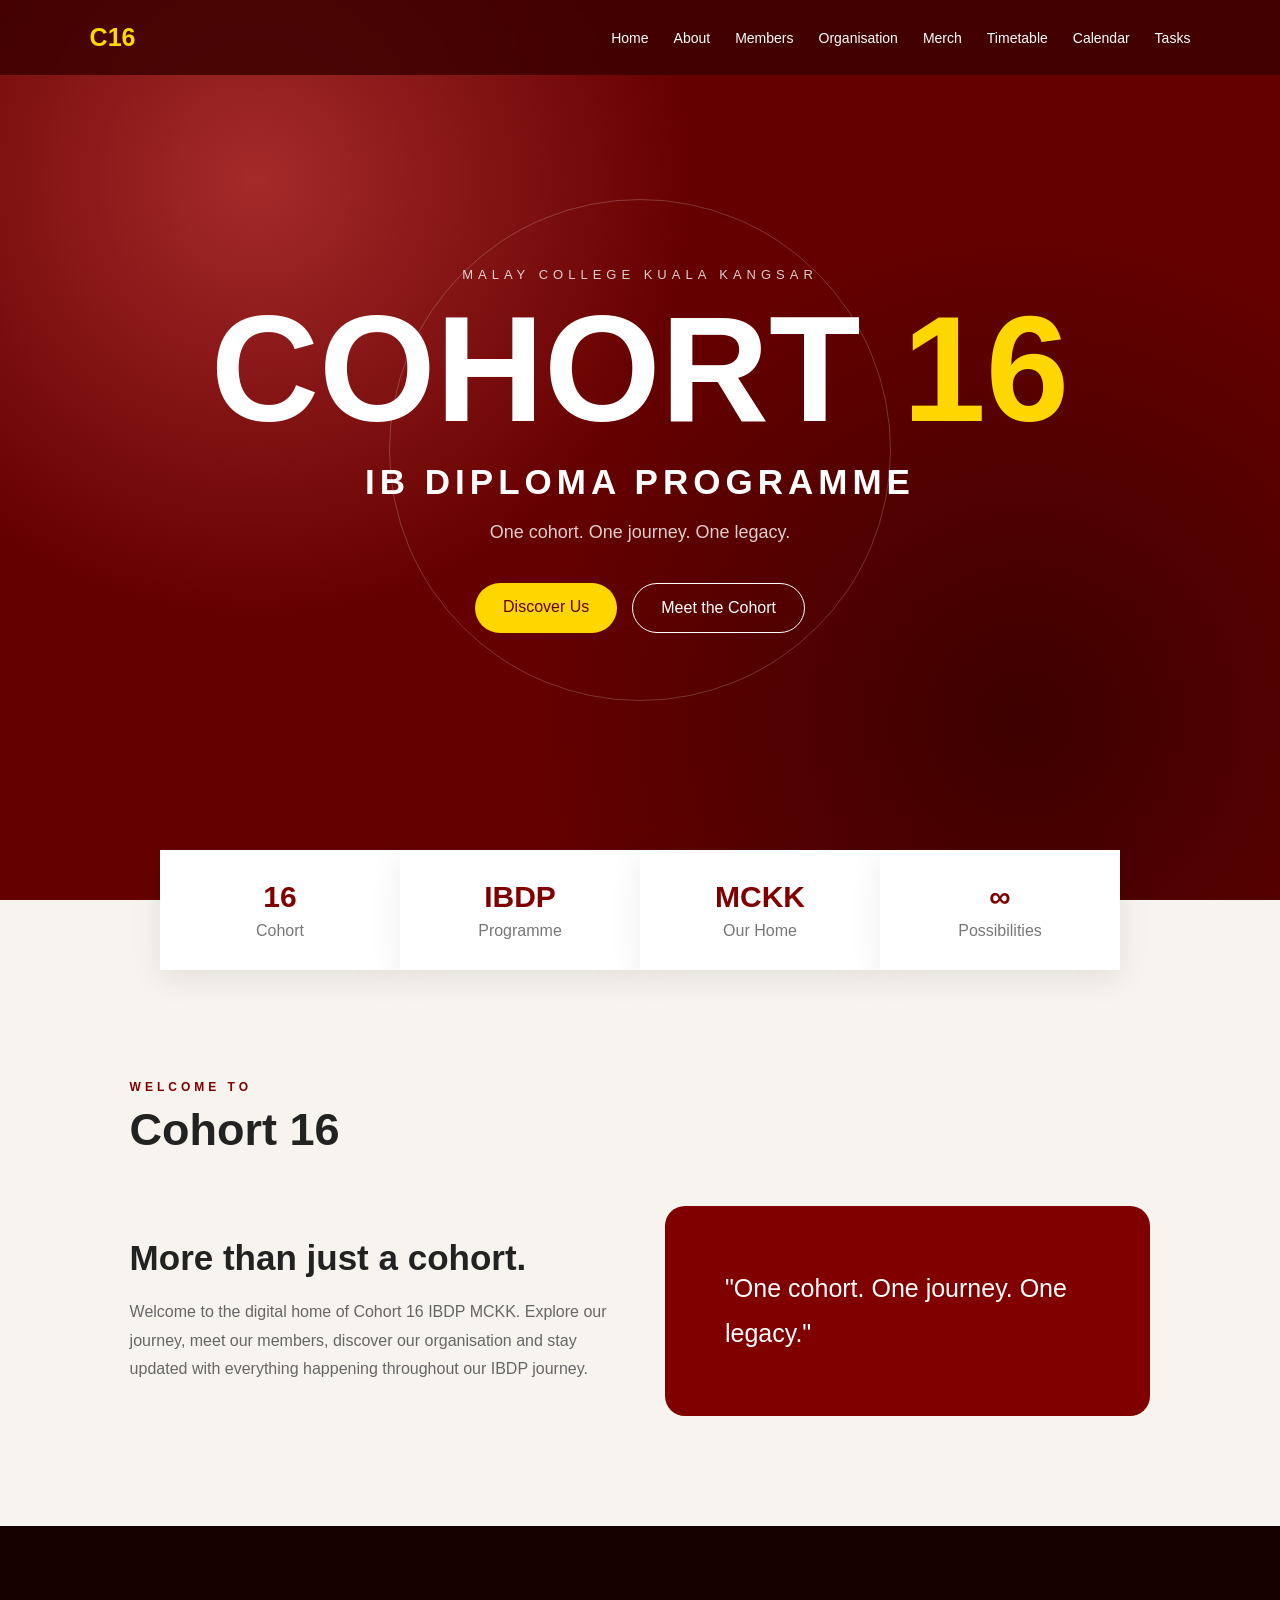
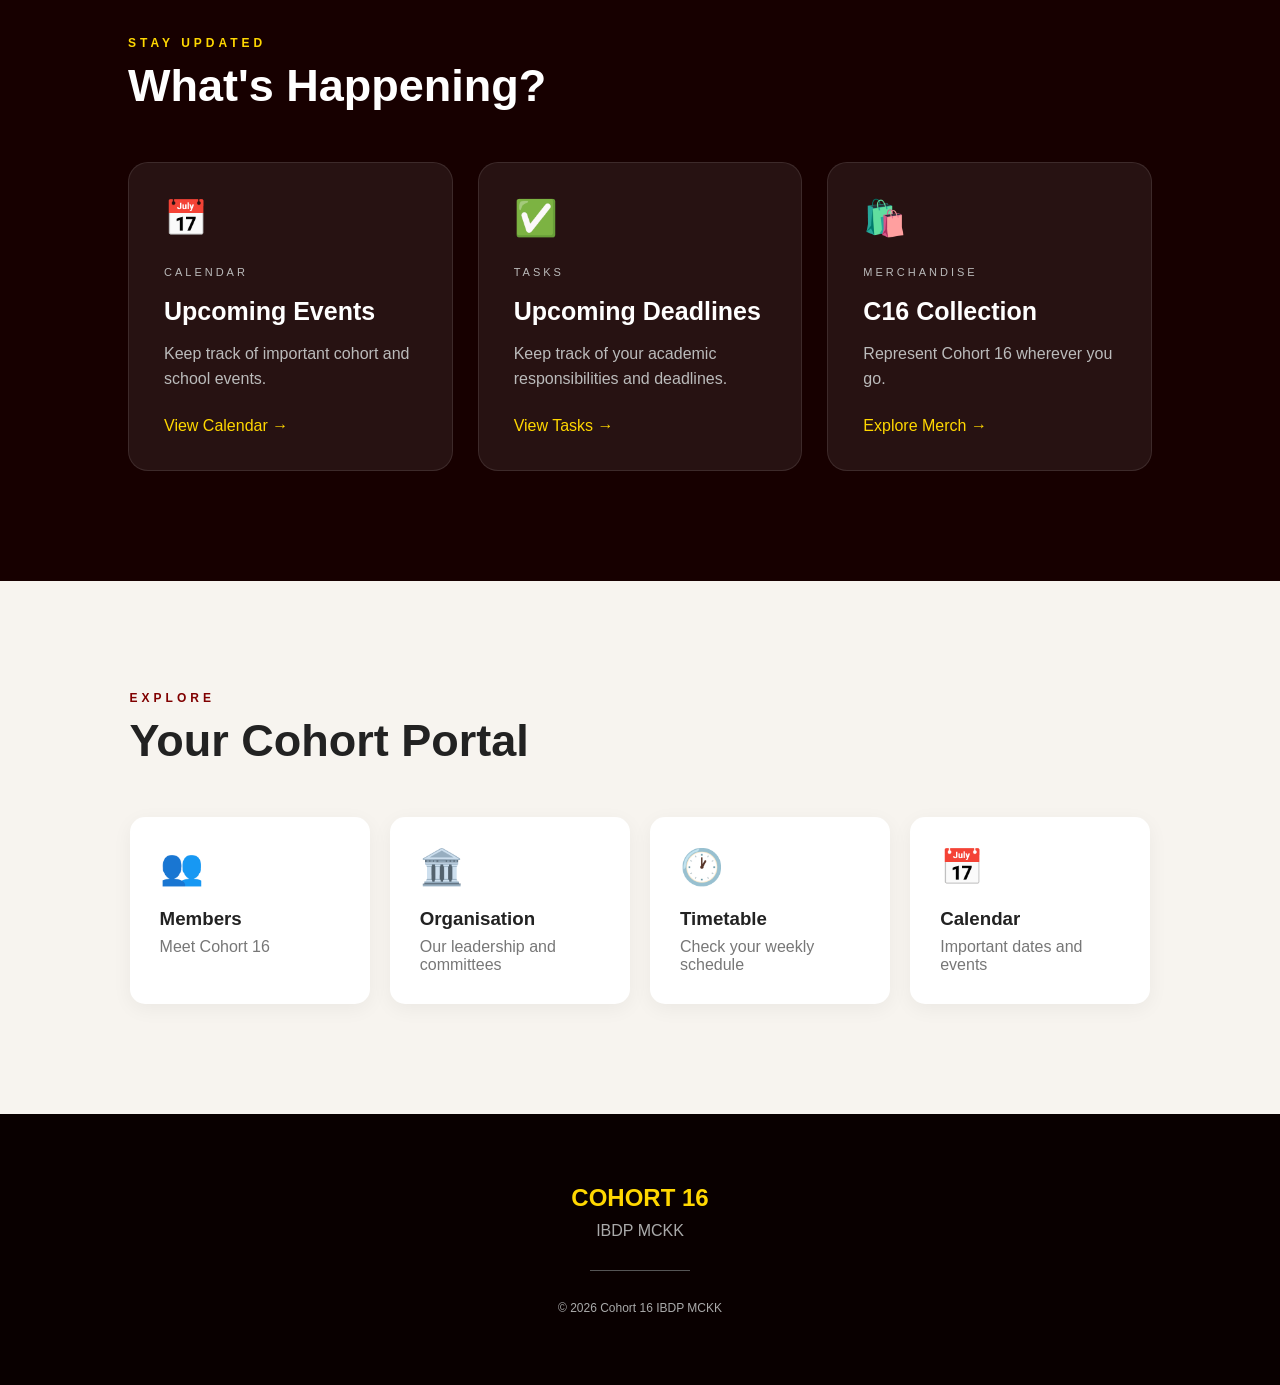
<file: index.html>
<!DOCTYPE html>
<html lang="en">

<head>

    <meta charset="UTF-8">

    <meta name="viewport" content="width=device-width, initial-scale=1.0">

    <title>Cohort 16 | IBDP MCKK</title>

    <link rel="stylesheet" href="style.css">

</head>


<body>


    <!-- =========================
         NAVIGATION BAR
    ========================== -->

    <nav>

        <div class="logo">
            C16
        </div>


        <div class="nav-links">

            <a href="index.html">
                Home
            </a>

            <a href="about.html">
                About
            </a>

            <a href="members.html">
                Members
            </a>

            <a href="organisation.html">
                Organisation
            </a>

            <a href="merchandise.html">
                Merch
            </a>

            <a href="timetable.html">
                Timetable
            </a>

            <a href="calendar.html">
                Calendar
            </a>

            <a href="tasks.html">
                Tasks
            </a>

        </div>

    </nav>



    <!-- =========================
         HERO SECTION
    ========================== -->

    <section class="hero">

        <div class="hero-content">

            <p class="small-title">
                MALAY COLLEGE KUALA KANGSAR
            </p>


            <h1>
                COHORT <span>16</span>
            </h1>


            <h2>
                IB DIPLOMA PROGRAMME
            </h2>


            <p class="hero-description">
                One cohort. One journey. One legacy.
            </p>


            <div class="hero-buttons">

                <a
                    href="about.html"
                    class="primary-button"
                >
                    Discover Us
                </a>


                <a
                    href="members.html"
                    class="secondary-button"
                >
                    Meet the Cohort
                </a>

            </div>

        </div>


        <div class="scroll">
            ↓ Scroll to explore
        </div>

    </section>



    <!-- =========================
         COHORT STATS
    ========================== -->

    <section class="stats">


        <div class="stat-card">

            <h2>
                16
            </h2>

            <p>
                Cohort
            </p>

        </div>


        <div class="stat-card">

            <h2>
                IBDP
            </h2>

            <p>
                Programme
            </p>

        </div>


        <div class="stat-card">

            <h2>
                MCKK
            </h2>

            <p>
                Our Home
            </p>

        </div>


        <div class="stat-card">

            <h2>
                ∞
            </h2>

            <p>
                Possibilities
            </p>

        </div>


    </section>



    <!-- =========================
         WELCOME SECTION
    ========================== -->

    <section class="section">


        <div class="section-title">

            <p>
                WELCOME TO
            </p>

            <h2>
                Cohort 16
            </h2>

        </div>


        <div class="welcome">


            <div>

                <h3>
                    More than just a cohort.
                </h3>


                <p>
                    Welcome to the digital home of
                    Cohort 16 IBDP MCKK.

                    Explore our journey, meet our
                    members, discover our organisation
                    and stay updated with everything
                    happening throughout our IBDP journey.
                </p>

            </div>


            <div class="quote">

                <p>
                    "One cohort.
                    One journey.
                    One legacy."
                </p>

            </div>


        </div>

    </section>



    <!-- =========================
         WHAT'S HAPPENING
    ========================== -->

    <section class="section dark-section">


        <div class="section-title">

            <p>
                STAY UPDATED
            </p>

            <h2>
                What's Happening?
            </h2>

        </div>


        <div class="card-grid">


            <!-- CALENDAR -->

            <div class="info-card">

                <div class="card-icon">
                    📅
                </div>


                <p class="card-label">
                    CALENDAR
                </p>


                <h3>
                    Upcoming Events
                </h3>


                <p>
                    Keep track of important
                    cohort and school events.
                </p>


                <a href="calendar.html">
                    View Calendar →
                </a>

            </div>



            <!-- TASKS -->

            <div class="info-card">

                <div class="card-icon">
                    ✅
                </div>


                <p class="card-label">
                    TASKS
                </p>


                <h3>
                    Upcoming Deadlines
                </h3>


                <p>
                    Keep track of your academic
                    responsibilities and deadlines.
                </p>


                <a href="tasks.html">
                    View Tasks →
                </a>

            </div>



            <!-- MERCH -->

            <div class="info-card">

                <div class="card-icon">
                    🛍️
                </div>


                <p class="card-label">
                    MERCHANDISE
                </p>


                <h3>
                    C16 Collection
                </h3>


                <p>
                    Represent Cohort 16
                    wherever you go.
                </p>


                <a href="merchandise.html">
                    Explore Merch →
                </a>

            </div>


        </div>

    </section>



    <!-- =========================
         COHORT PORTAL
    ========================== -->

    <section class="section">


        <div class="section-title">

            <p>
                EXPLORE
            </p>

            <h2>
                Your Cohort Portal
            </h2>

        </div>


        <div class="portal-grid">


            <!-- MEMBERS -->

            <a
                href="members.html"
                class="portal-card"
            >

                <span>
                    👥
                </span>

                <h3>
                    Members
                </h3>

                <p>
                    Meet Cohort 16
                </p>

            </a>



            <!-- ORGANISATION -->

            <a
                href="organisation.html"
                class="portal-card"
            >

                <span>
                    🏛️
                </span>

                <h3>
                    Organisation
                </h3>

                <p>
                    Our leadership and committees
                </p>

            </a>



            <!-- TIMETABLE -->

            <a
                href="timetable.html"
                class="portal-card"
            >

                <span>
                    🕐
                </span>

                <h3>
                    Timetable
                </h3>

                <p>
                    Check your weekly schedule
                </p>

            </a>



            <!-- CALENDAR -->

            <a
                href="calendar.html"
                class="portal-card"
            >

                <span>
                    📅
                </span>

                <h3>
                    Calendar
                </h3>

                <p>
                    Important dates and events
                </p>

            </a>


        </div>

    </section>



    <!-- =========================
         FOOTER
    ========================== -->

    <footer>


        <h2>
            COHORT 16
        </h2>


        <p>
            IBDP MCKK
        </p>


        <div class="footer-line"></div>


        <p class="copyright">
            © 2026 Cohort 16 IBDP MCKK
        </p>


    </footer>


</body>

</html>
</file>
<file: style.css>
* {
    margin: 0;
    padding: 0;
    box-sizing: border-box;
}

html {
    scroll-behavior: smooth;
}

body {
    font-family: Arial, Helvetica, sans-serif;
    background: #f7f4ef;
    color: #222;
}


/* =========================
   NAVIGATION
========================= */

nav {
    position: fixed;
    top: 0;
    width: 100%;
    height: 75px;

    display: flex;
    align-items: center;
    justify-content: space-between;

    padding: 0 7%;

    background: rgba(60, 0, 0, 0.85);

    backdrop-filter: blur(15px);

    z-index: 1000;
}


.logo {
    font-size: 25px;
    font-weight: bold;
    color: gold;
}


.nav-links {
    display: flex;
    gap: 25px;
}


.nav-links a {
    color: white;
    text-decoration: none;
    font-size: 14px;

    transition: 0.3s;
}


.nav-links a:hover {
    color: gold;
}


/* =========================
   HERO
========================= */

.hero {
    height: 100vh;

    display: flex;
    justify-content: center;
    align-items: center;

    text-align: center;

    position: relative;

    background:
        radial-gradient(
            circle at 20% 20%,
            #a52a2a,
            transparent 35%
        ),
        radial-gradient(
            circle at 80% 80%,
            #3d0000,
            transparent 40%
        ),
        #650000;

    color: white;

    overflow: hidden;
}


.hero::before {
    content: "";

    position: absolute;

    width: 500px;
    height: 500px;

    border-radius: 50%;

    border: 1px solid rgba(255,255,255,0.2);

    animation: rotate 20s linear infinite;
}


@keyframes rotate {

    from {
        transform: rotate(0deg);
    }

    to {
        transform: rotate(360deg);
    }

}


.hero-content {
    position: relative;
    z-index: 2;
}


.small-title {
    letter-spacing: 5px;
    font-size: 13px;
    margin-bottom: 20px;
    opacity: 0.8;
}


.hero h1 {
    font-size: clamp(70px, 12vw, 150px);
    line-height: 0.9;
}


.hero h1 span {
    color: gold;
}


.hero h2 {
    margin-top: 25px;

    font-size: clamp(20px, 3vw, 35px);

    letter-spacing: 5px;
}


.hero-description {
    margin-top: 20px;

    font-size: 18px;

    opacity: 0.8;
}


/* BUTTONS */

.hero-buttons {
    margin-top: 40px;

    display: flex;

    justify-content: center;

    gap: 15px;
}


.primary-button,
.secondary-button {

    padding: 15px 28px;

    border-radius: 30px;

    text-decoration: none;

    transition: 0.3s;

}


.primary-button {
    background: gold;
    color: #650000;
}


.secondary-button {
    border: 1px solid white;
    color: white;
}


.primary-button:hover,
.secondary-button:hover {

    transform: translateY(-5px);

}


.scroll {

    position: absolute;

    bottom: 30px;

    font-size: 13px;

    opacity: 0.6;

}


/* =========================
   STATS
========================= */

.stats {

    display: grid;

    grid-template-columns:
        repeat(4, 1fr);

    max-width: 1000px;

    margin: -50px auto 0;

    position: relative;

    z-index: 10;

    padding: 0 20px;

}


.stat-card {

    background: white;

    padding: 30px;

    text-align: center;

    box-shadow:
        0 10px 30px
        rgba(0,0,0,0.08);

}


.stat-card h2 {

    color: #800000;

    font-size: 30px;

}


.stat-card p {

    margin-top: 8px;

    color: #777;

}


/* =========================
   SECTIONS
========================= */

.section {

    max-width: 1200px;

    margin: auto;

    padding: 110px 7%;

}


.section-title {

    margin-bottom: 50px;

}


.section-title p {

    color: #800000;

    letter-spacing: 4px;

    font-size: 12px;

    font-weight: bold;

}


.section-title h2 {

    font-size: 45px;

    margin-top: 10px;

}


/* =========================
   WELCOME
========================= */

.welcome {

    display: grid;

    grid-template-columns:
        1fr 1fr;

    gap: 50px;

    align-items: center;

}


.welcome h3 {

    font-size: 35px;

    margin-bottom: 20px;

}


.welcome p {

    line-height: 1.8;

    color: #666;

}


.quote {

    background: #800000;

    color: white;

    padding: 60px;

    border-radius: 20px;

    font-size: 25px;

}


.quote p {

    color: white;

}


/* =========================
   DARK SECTION
========================= */

.dark-section {

    max-width: none;

    background: #170000;

    color: white;

    padding-left: 10%;

    padding-right: 10%;

}


.dark-section .section-title p {

    color: gold;

}


/* =========================
   CARDS
========================= */

.card-grid {

    display: grid;

    grid-template-columns:
        repeat(3, 1fr);

    gap: 25px;

}


.info-card {

    padding: 35px;

    border-radius: 20px;

    background:
        rgba(255,255,255,0.07);

    border:
        1px solid
        rgba(255,255,255,0.1);

    transition: 0.3s;

}


.info-card:hover {

    transform:
        translateY(-10px);

    background:
        rgba(255,255,255,0.12);

}


.card-icon {

    font-size: 35px;

    margin-bottom: 25px;

}


.card-label {

    color: gold;

    font-size: 11px;

    letter-spacing: 3px;

}


.info-card h3 {

    font-size: 25px;

    margin: 15px 0;

}


.info-card p {

    color: #bbb;

    line-height: 1.6;

}


.info-card a {

    display: inline-block;

    margin-top: 25px;

    color: gold;

    text-decoration: none;

}


/* =========================
   PORTAL
========================= */

.portal-grid {

    display: grid;

    grid-template-columns:
        repeat(4, 1fr);

    gap: 20px;

}


.portal-card {

    padding: 30px;

    background: white;

    border-radius: 15px;

    text-decoration: none;

    color: #222;

    transition: 0.3s;

    box-shadow:
        0 5px 20px
        rgba(0,0,0,0.05);

}


.portal-card:hover {

    transform:
        translateY(-8px);

}


.portal-card span {

    font-size: 35px;

}


.portal-card h3 {

    margin-top: 20px;

}


.portal-card p {

    margin-top: 8px;

    color: #777;

}


/* =========================
   FOOTER
========================= */

footer {

    background: #090000;

    color: white;

    text-align: center;

    padding: 70px 20px;

}


footer h2 {

    color: gold;

}


footer p {

    margin-top: 10px;

    color: #aaa;

}


.footer-line {

    width: 100px;

    height: 1px;

    background: #555;

    margin: 30px auto;

}


.copyright {

    font-size: 12px;

}


/* =========================
   MOBILE
========================= */

@media (max-width: 800px) {

    .nav-links {

        display: none;

    }


    .stats {

        grid-template-columns:
            repeat(2, 1fr);

    }


    .welcome {

        grid-template-columns: 1fr;

    }


    .card-grid {

        grid-template-columns: 1fr;

    }


    .portal-grid {

        grid-template-columns:
            repeat(2, 1fr);

    }


    .hero h1 {

        font-size: 70px;

    }

}

/* =========================
   TIMETABLE SECTION
========================= */

.timetable-section {

    min-height: 100vh;

    padding: 150px 7% 100px;

    background: #f7f4ef;

}


.timetable-section .section-title {

    text-align: center;

    margin-bottom: 50px;

}


.timetable-section .section-title p {

    color: #800000;

    font-size: 12px;

    letter-spacing: 4px;

}


.timetable-section .section-title h1 {

    font-size: 60px;

    color: #800000;

    margin: 15px 0;

}


.timetable-section .section-title span {

    color: #777;

}


/* TIMETABLE IMAGE CARD */

.timetable-card {

    max-width: 1200px;

    margin: auto;

    padding: 20px;

    background: white;

    border-radius: 20px;

    box-shadow:
        0 20px 60px
        rgba(0, 0, 0, 0.12);

    overflow-x: auto;

}


.timetable-card img {

    display: block;

    width: 100%;

    height: auto;

    border-radius: 10px;

}


/* MOBILE */

@media (max-width: 700px) {

    .timetable-section {

        padding: 120px 15px 70px;

    }


    .timetable-section .section-title h1 {

        font-size: 45px;

    }


    .timetable-card {

        padding: 10px;

    }

}
</file>
